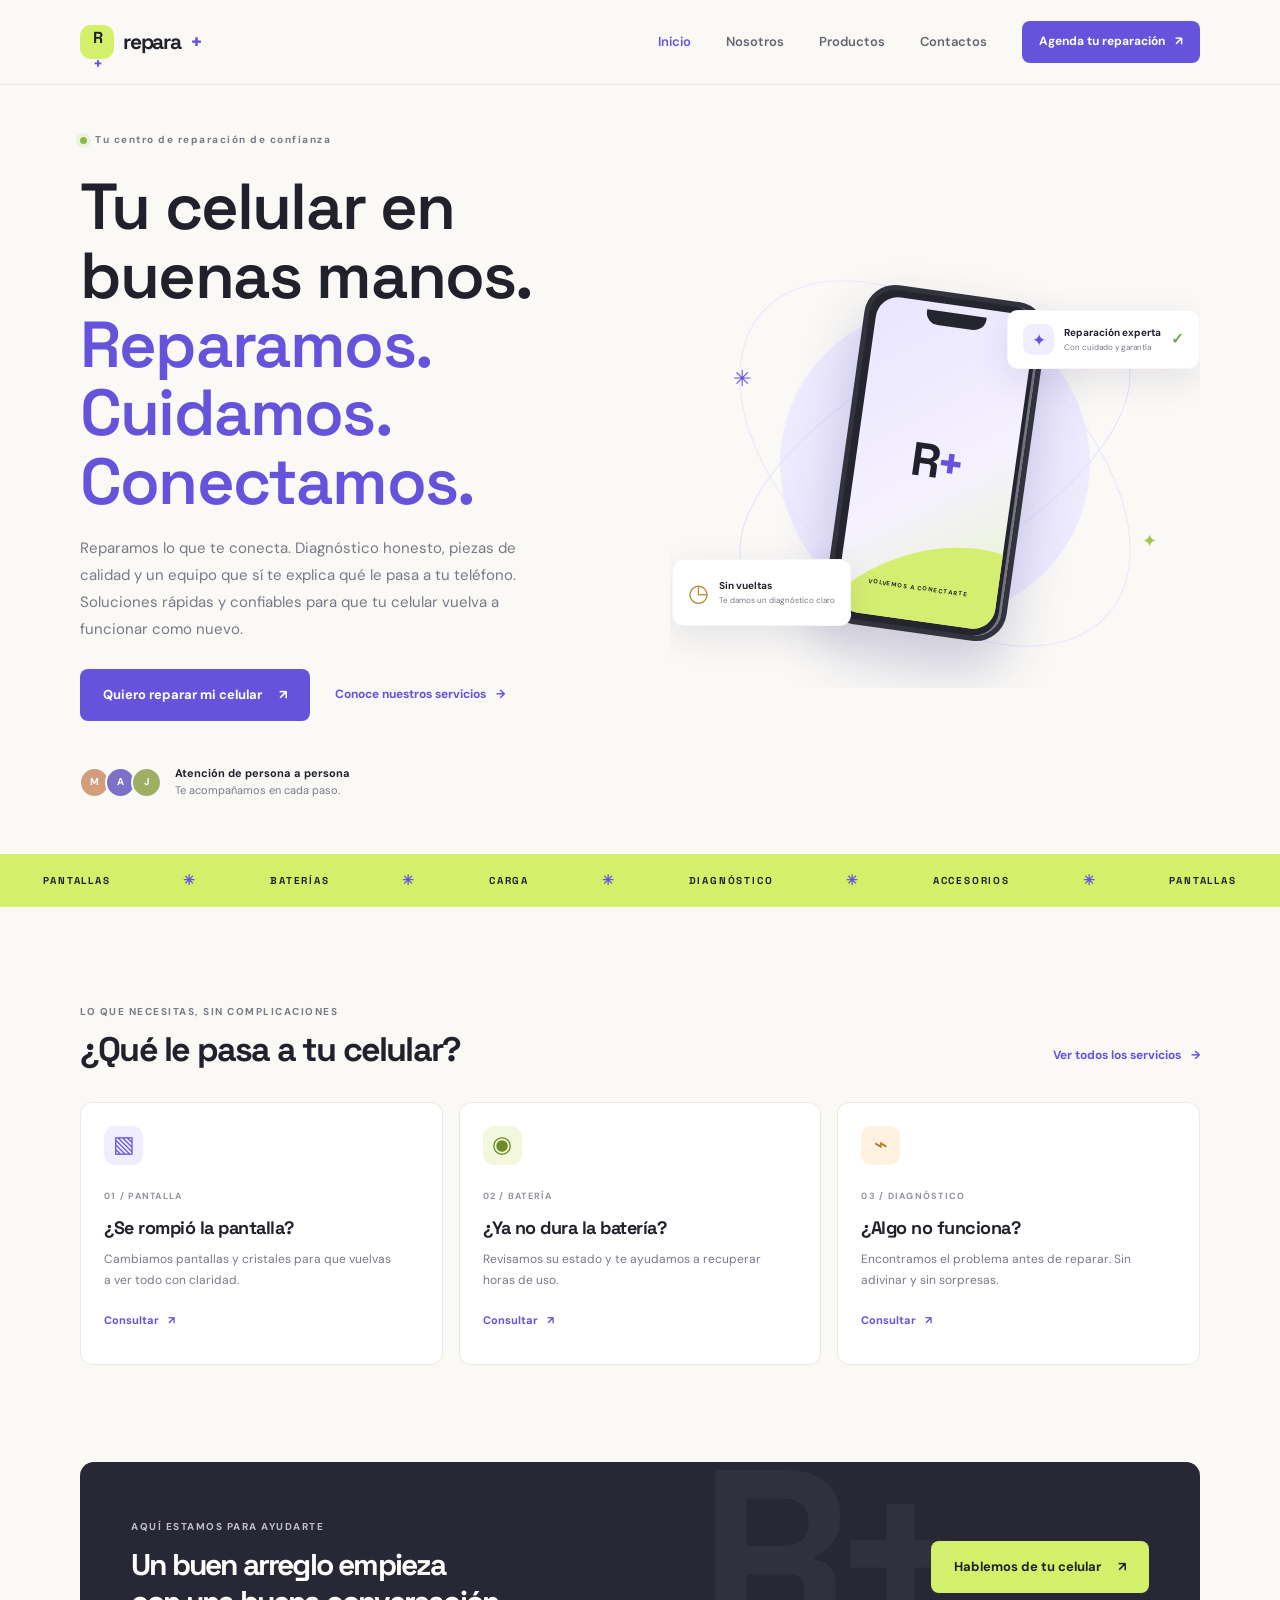
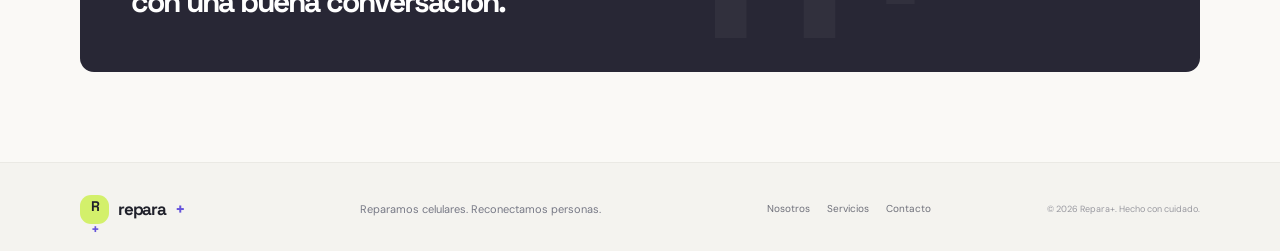
<file: index.html>
<!doctype html>
<html lang="es">
<head>
  <meta charset="utf-8">
  <meta name="viewport" content="width=device-width, initial-scale=1">
  <meta name="description" content="Repara+ cuida tu celular con diagnósticos claros, reparaciones confiables y atención cercana.">
  <title>Repara+ | Reparación de celulares</title>
  <link rel="stylesheet" href="styles.css">
  <script src="script.js" defer></script>
</head>
<body>
  <header class="site-header"><nav class="nav container" aria-label="Navegación principal">
    <a class="brand" href="index.html" aria-label="Repara+, inicio"><span class="brand-mark">R<span>+</span></span> repara<span>+</span></a>
    <button class="menu-toggle" type="button" aria-expanded="false" aria-controls="site-menu" aria-label="Abrir menú"><span></span><span></span><span></span></button>
    <div class="nav-links" id="site-menu"><a class="active" href="index.html" aria-current="page">Inicio</a><a href="nosotros.html">Nosotros</a><a href="productos.html">Productos</a><a href="contactos.html">Contactos</a><a class="button button-small" href="contactos.html">Agenda tu reparación <span aria-hidden="true">↗</span></a></div>
  </nav></header>
  <main>
    <section class="hero container">
      <div class="hero-copy"><span class="eyebrow"><span class="status-dot"></span> Tu centro de reparación de confianza</span>
        <h1>Tu celular en buenas manos.<br><span>Reparamos. Cuidamos. Conectamos.</span></h1>
        <p class="hero-intro">Reparamos lo que te conecta. Diagnóstico honesto, piezas de calidad y un equipo que sí te explica qué le pasa a tu teléfono. Soluciones rápidas y confiables para que tu celular vuelva a funcionar como nuevo.</p>
        <div class="hero-actions"><a class="button" href="contactos.html">Quiero reparar mi celular <span aria-hidden="true">↗</span></a><a class="text-link" href="productos.html">Conoce nuestros servicios <span aria-hidden="true">→</span></a></div>
        <div class="trust-row"><div class="avatar-stack" aria-hidden="true"><span>M</span><span>A</span><span>J</span></div><p><strong>Atención de persona a persona</strong><br><span>Te acompañamos en cada paso.</span></p></div>
      </div>
      <div class="hero-visual" aria-label="Ilustración de un teléfono en reparación"><div class="visual-glow"></div><div class="orbit orbit-one"></div><div class="orbit orbit-two"></div><div class="phone"><div class="phone-screen"><div class="phone-notch"></div><div class="screen-logo">R<span>+</span></div><div class="screen-wave"></div><span class="screen-caption">VOLVEMOS A CONECTARTE</span></div></div><div class="float-card repair-card"><span class="float-icon">✦</span><span><strong>Reparación experta</strong><small>Con cuidado y garantía</small></span><span class="check">✓</span></div><div class="float-card time-card"><span class="time-icon">◷</span><span><strong>Sin vueltas</strong><small>Te damos un diagnóstico claro</small></span></div><span class="sparkle sparkle-one">✳</span><span class="sparkle sparkle-two">✦</span></div>
    </section>
    <section class="ticker" aria-label="Servicios"><div class="ticker-track"><span>PANTALLAS</span><i>✳</i><span>BATERÍAS</span><i>✳</i><span>CARGA</span><i>✳</i><span>DIAGNÓSTICO</span><i>✳</i><span>ACCESORIOS</span><i>✳</i><span>PANTALLAS</span></div></section>
    <section class="section container"><div class="section-heading"><div><span class="eyebrow">LO QUE NECESITAS, SIN COMPLICACIONES</span><h2>¿Qué le pasa a tu celular?</h2></div><a class="text-link" href="productos.html">Ver todos los servicios <span aria-hidden="true">→</span></a></div>
      <div class="service-grid">
        <article class="service-card"><span class="service-icon icon-violet">▧</span><span class="card-number">01 / PANTALLA</span><h3>¿Se rompió la pantalla?</h3><p>Cambiamos pantallas y cristales para que vuelvas a ver todo con claridad.</p><a href="contactos.html">Consultar <span aria-hidden="true">↗</span></a></article>
        <article class="service-card"><span class="service-icon icon-lime">◉</span><span class="card-number">02 / BATERÍA</span><h3>¿Ya no dura la batería?</h3><p>Revisamos su estado y te ayudamos a recuperar horas de uso.</p><a href="contactos.html">Consultar <span aria-hidden="true">↗</span></a></article>
        <article class="service-card"><span class="service-icon icon-orange">⌁</span><span class="card-number">03 / DIAGNÓSTICO</span><h3>¿Algo no funciona?</h3><p>Encontramos el problema antes de reparar. Sin adivinar y sin sorpresas.</p><a href="contactos.html">Consultar <span aria-hidden="true">↗</span></a></article>
      </div>
    </section>
    <section class="home-cta container"><div><span class="eyebrow">AQUÍ ESTAMOS PARA AYUDARTE</span><h2>Un buen arreglo empieza<br>con una buena conversación.</h2></div><a class="button button-light" href="contactos.html">Hablemos de tu celular <span aria-hidden="true">↗</span></a><span class="cta-decoration" aria-hidden="true">R+</span></section>
  </main>
  <footer class="site-footer"><div class="container footer-inner"><a class="brand brand-footer" href="index.html"><span class="brand-mark">R<span>+</span></span> repara<span>+</span></a><p>Reparamos celulares. Reconectamos personas.</p><div class="footer-links"><a href="nosotros.html">Nosotros</a><a href="productos.html">Servicios</a><a href="contactos.html">Contacto</a></div><small>© 2026 Repara+. Hecho con cuidado.</small></div></footer>
</body>
</html>
</file>
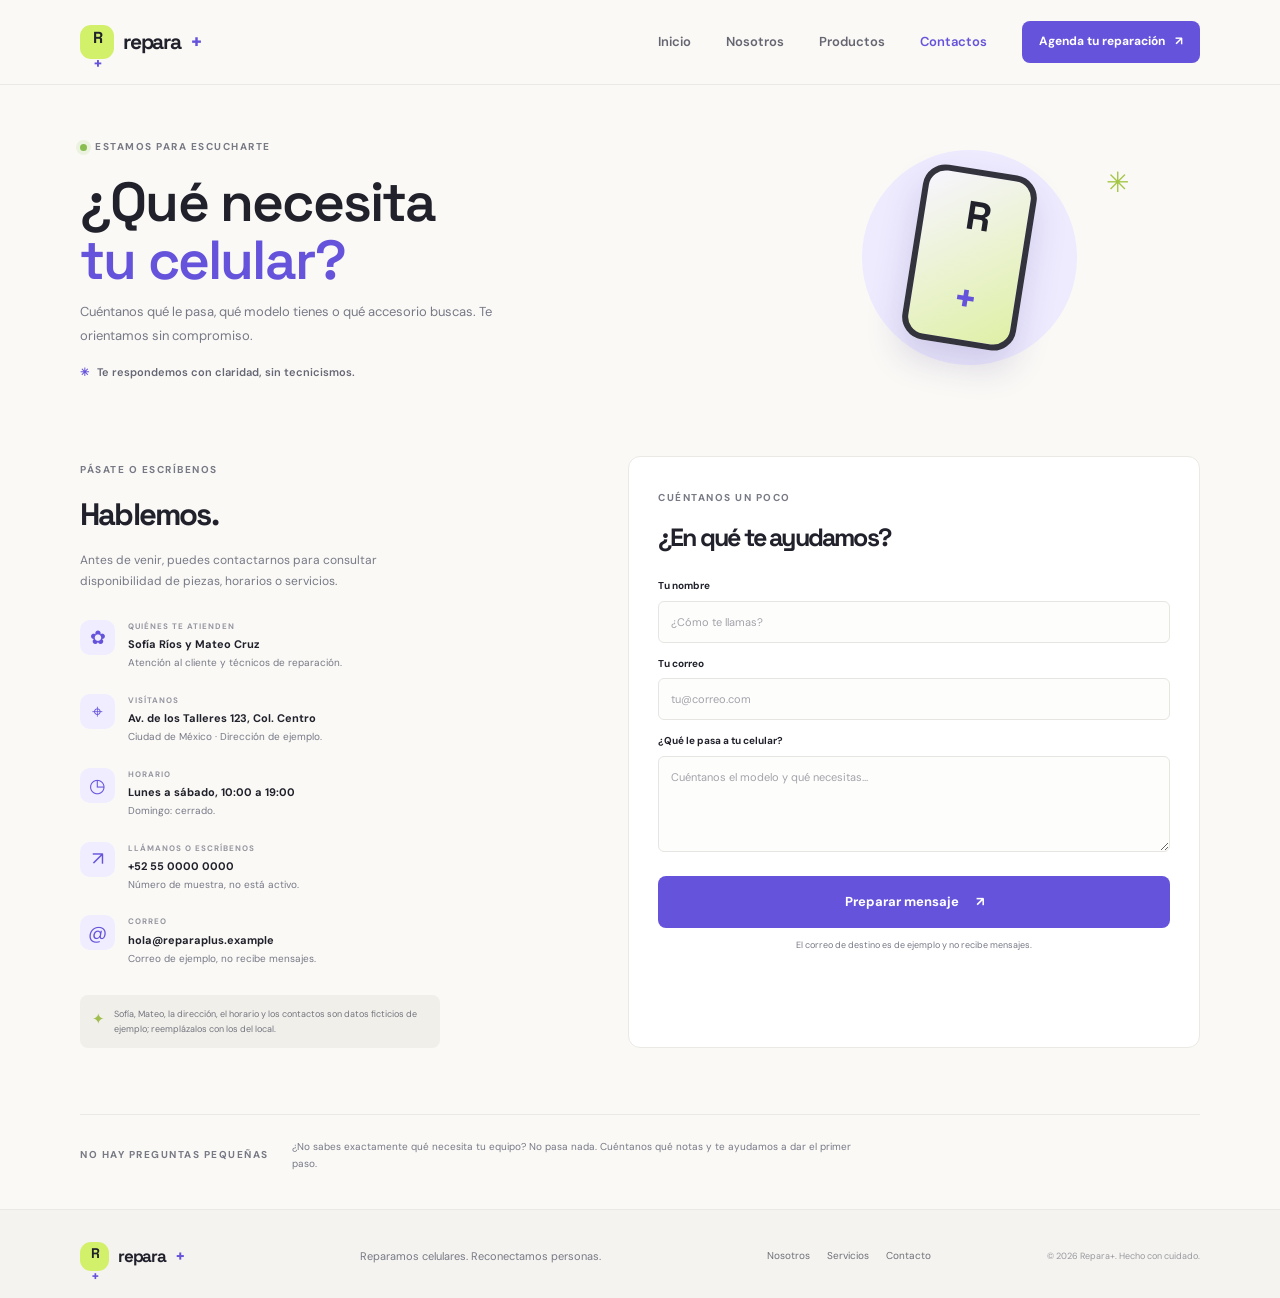
<file: contactos.html>
<!doctype html>
<html lang="es">
<head>
  <meta charset="utf-8">
  <meta name="viewport" content="width=device-width, initial-scale=1">
  <meta name="description" content="Contacta a Repara+ para cotizar una reparación o consultar por accesorios para tu celular.">
  <title>Contactos | Repara+</title>
  <link rel="stylesheet" href="styles.css"><script src="script.js" defer></script>
</head>
<body>
  <header class="site-header"><nav class="nav container" aria-label="Navegación principal">
    <a class="brand" href="index.html" aria-label="Repara+, inicio"><span class="brand-mark">R<span>+</span></span> repara<span>+</span></a><button class="menu-toggle" type="button" aria-expanded="false" aria-controls="site-menu" aria-label="Abrir menú"><span></span><span></span><span></span></button>
    <div class="nav-links" id="site-menu"><a href="index.html">Inicio</a><a href="nosotros.html">Nosotros</a><a href="productos.html">Productos</a><a class="active" href="contactos.html" aria-current="page">Contactos</a><a class="button button-small" href="#contact-form">Agenda tu reparación <span aria-hidden="true">↗</span></a></div>
  </nav></header>
  <main>
    <section class="contact-hero container"><div><span class="eyebrow"><span class="status-dot"></span> ESTAMOS PARA ESCUCHARTE</span><h1>¿Qué necesita<br><span>tu celular?</span></h1><p>Cuéntanos qué le pasa, qué modelo tienes o qué accesorio buscas. Te orientamos sin compromiso.</p><div class="contact-promise"><span>✳</span> Te respondemos con claridad, sin tecnicismos.</div></div><div class="contact-doodle" aria-hidden="true"><div class="doodle-circle"></div><span class="doodle-phone">R<span>+</span></span><span class="doodle-star">✳</span></div></section>
    <section class="container contact-layout">
      <div class="contact-details"><span class="eyebrow">PÁSATE O ESCRÍBENOS</span><h2>Hablemos.</h2><p>Antes de venir, puedes contactarnos para consultar disponibilidad de piezas, horarios o servicios.</p>
        <div class="detail-item"><span class="detail-icon">✿</span><div><small>QUIÉNES TE ATIENDEN</small><strong>Sofía Ríos y Mateo Cruz</strong><span>Atención al cliente y técnicos de reparación.</span></div></div>
        <div class="detail-item"><span class="detail-icon">⌖</span><div><small>VISÍTANOS</small><strong>Av. de los Talleres 123, Col. Centro</strong><span>Ciudad de México · Dirección de ejemplo.</span></div></div>
        <div class="detail-item"><span class="detail-icon">◷</span><div><small>HORARIO</small><strong>Lunes a sábado, 10:00 a 19:00</strong><span>Domingo: cerrado.</span></div></div>
        <div class="detail-item"><span class="detail-icon">↗</span><div><small>LLÁMANOS O ESCRÍBENOS</small><strong>+52 55 0000 0000</strong><span>Número de muestra, no está activo.</span></div></div>
        <div class="detail-item"><span class="detail-icon">@</span><div><small>CORREO</small><strong><a href="mailto:hola@reparaplus.example">hola@reparaplus.example</a></strong><span>Correo de ejemplo, no recibe mensajes.</span></div></div>
        <div class="contact-reminder"><span>✦</span><p>Sofía, Mateo, la dirección, el horario y los contactos son datos ficticios de ejemplo; reemplázalos con los del local.</p></div>
      </div>
      <form class="contact-form" id="contact-form"><span class="eyebrow">CUÉNTANOS UN POCO</span><h2>¿En qué te ayudamos?</h2><label for="name">Tu nombre</label><input id="name" name="name" type="text" placeholder="¿Cómo te llamas?" autocomplete="name" required><label for="email">Tu correo</label><input id="email" name="email" type="email" placeholder="tu@correo.com" autocomplete="email" required><label for="message">¿Qué le pasa a tu celular?</label><textarea id="message" name="message" rows="4" placeholder="Cuéntanos el modelo y qué necesitas..." required></textarea><button class="button form-submit" type="submit">Preparar mensaje <span aria-hidden="true">↗</span></button><p class="form-note" id="form-note" aria-live="polite">El correo de destino es de ejemplo y no recibe mensajes.</p></form>
    </section>
    <section class="container contact-bottom"><span class="eyebrow">NO HAY PREGUNTAS PEQUEÑAS</span><p>¿No sabes exactamente qué necesita tu equipo? No pasa nada. Cuéntanos qué notas y te ayudamos a dar el primer paso.</p></section>
  </main>
  <footer class="site-footer"><div class="container footer-inner"><a class="brand brand-footer" href="index.html"><span class="brand-mark">R<span>+</span></span> repara<span>+</span></a><p>Reparamos celulares. Reconectamos personas.</p><div class="footer-links"><a href="nosotros.html">Nosotros</a><a href="productos.html">Servicios</a><a href="contactos.html">Contacto</a></div><small>© 2026 Repara+. Hecho con cuidado.</small></div></footer>
</body>
</html>
</file>
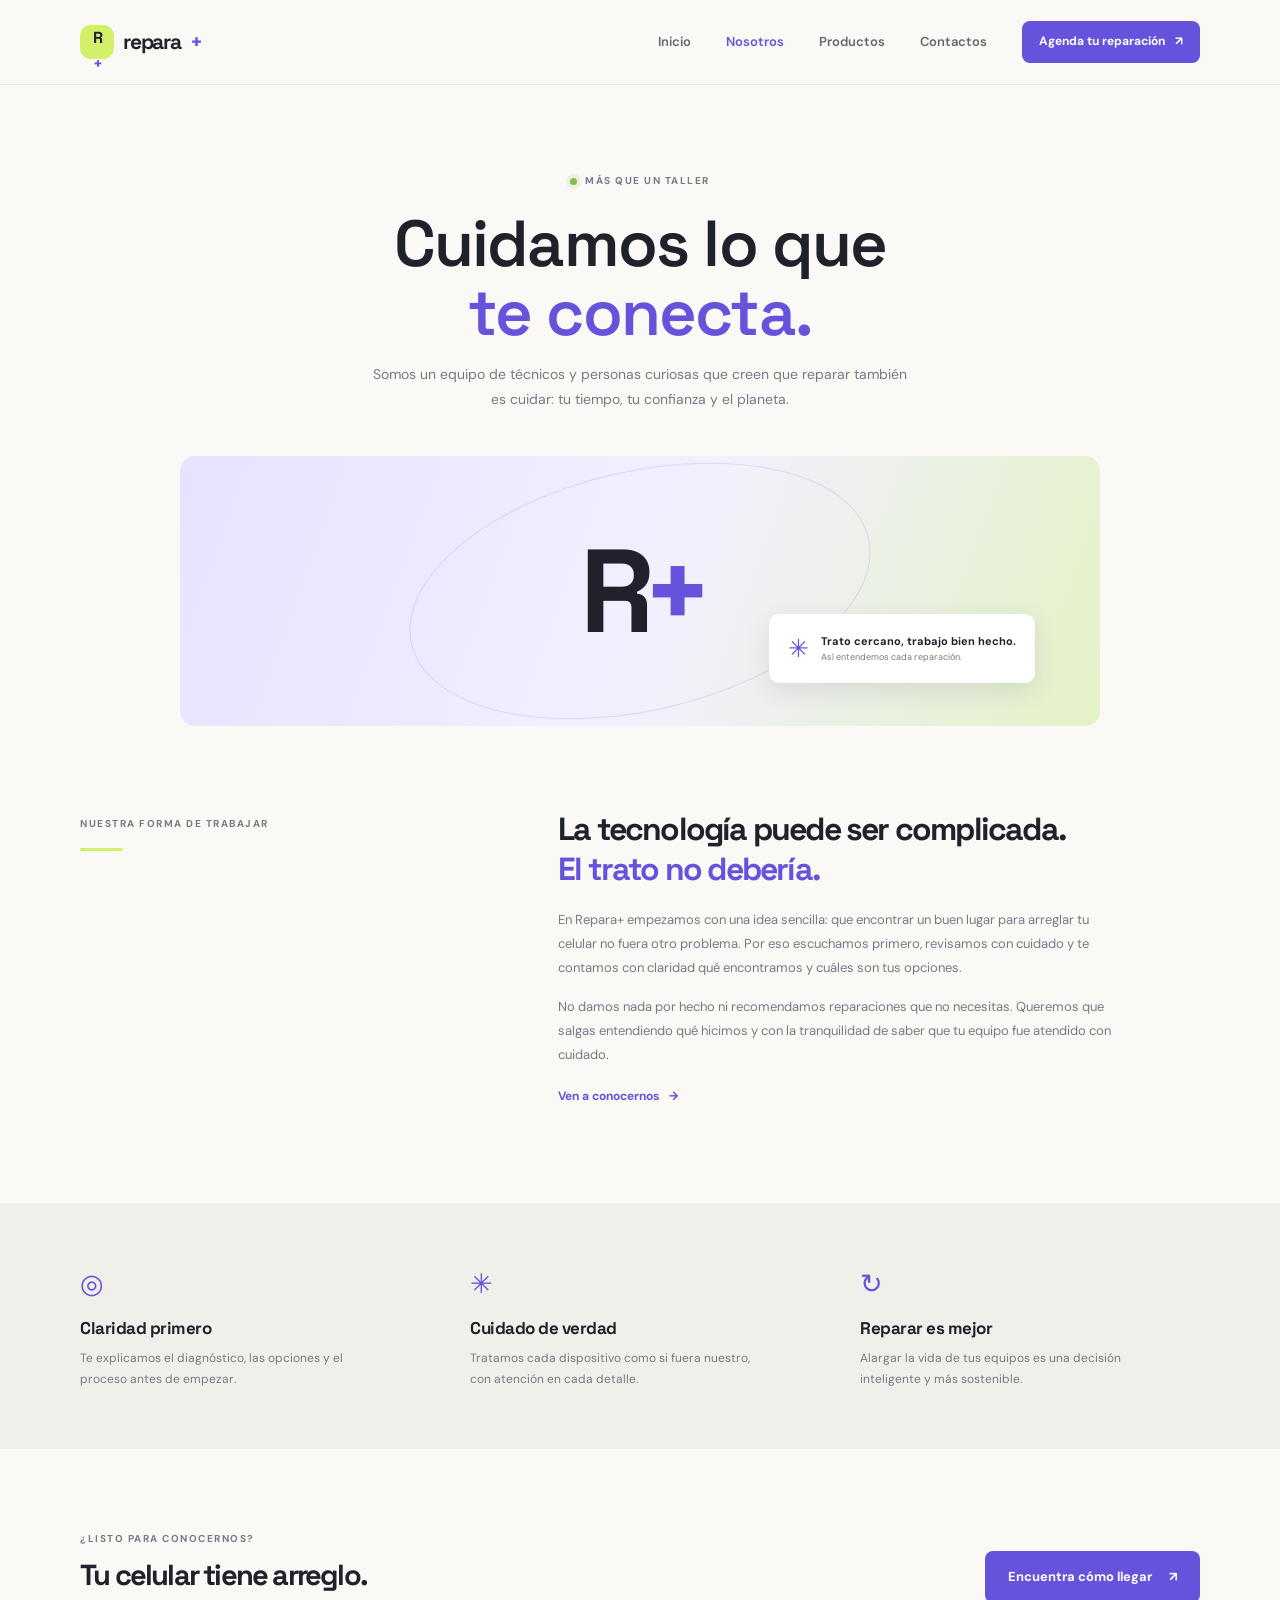
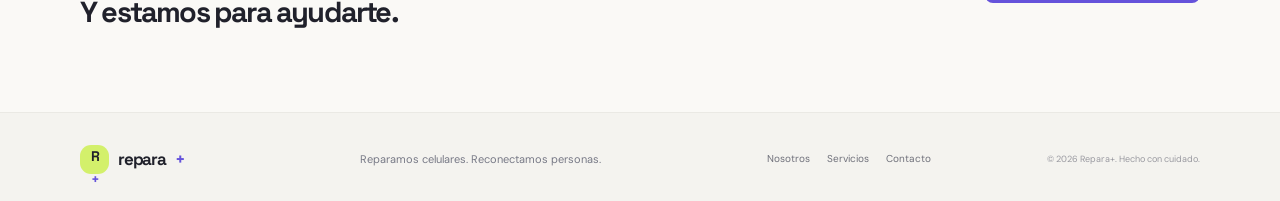
<file: nosotros.html>
<!doctype html>
<html lang="es">
<head>
  <meta charset="utf-8">
  <meta name="viewport" content="width=device-width, initial-scale=1">
  <meta name="description" content="Conoce al equipo de Repara+, un taller de reparación de celulares cercano y transparente.">
  <title>Nosotros | Repara+</title>
  <link rel="stylesheet" href="styles.css"><script src="script.js" defer></script>
</head>
<body>
  <header class="site-header"><nav class="nav container" aria-label="Navegación principal">
    <a class="brand" href="index.html" aria-label="Repara+, inicio"><span class="brand-mark">R<span>+</span></span> repara<span>+</span></a><button class="menu-toggle" type="button" aria-expanded="false" aria-controls="site-menu" aria-label="Abrir menú"><span></span><span></span><span></span></button>
    <div class="nav-links" id="site-menu"><a href="index.html">Inicio</a><a class="active" href="nosotros.html" aria-current="page">Nosotros</a><a href="productos.html">Productos</a><a href="contactos.html">Contactos</a><a class="button button-small" href="contactos.html">Agenda tu reparación <span aria-hidden="true">↗</span></a></div>
  </nav></header>
  <main>
    <section class="page-hero container"><span class="eyebrow"><span class="status-dot"></span> MÁS QUE UN TALLER</span><h1>Cuidamos lo que<br><span>te conecta.</span></h1><p>Somos un equipo de técnicos y personas curiosas que creen que reparar también es cuidar: tu tiempo, tu confianza y el planeta.</p><div class="about-visual"><div class="about-orbit"></div><div class="about-symbol">R<span>+</span></div><div class="about-note"><span class="note-star">✳</span><span><strong>Trato cercano, trabajo bien hecho.</strong><small>Así entendemos cada reparación.</small></span></div></div></section>
    <section class="section container story-section"><div class="story-label"><span class="eyebrow">NUESTRA FORMA DE TRABAJAR</span><span class="story-line"></span></div><div class="story-content"><h2>La tecnología puede ser complicada.<br><span>El trato no debería.</span></h2><p>En Repara+ empezamos con una idea sencilla: que encontrar un buen lugar para arreglar tu celular no fuera otro problema. Por eso escuchamos primero, revisamos con cuidado y te contamos con claridad qué encontramos y cuáles son tus opciones.</p><p>No damos nada por hecho ni recomendamos reparaciones que no necesitas. Queremos que salgas entendiendo qué hicimos y con la tranquilidad de saber que tu equipo fue atendido con cuidado.</p><a class="text-link" href="contactos.html">Ven a conocernos <span aria-hidden="true">→</span></a></div></section>
    <section class="values-band"><div class="container values-grid"><div><span class="value-icon">◎</span><h3>Claridad primero</h3><p>Te explicamos el diagnóstico, las opciones y el proceso antes de empezar.</p></div><div><span class="value-icon">✳</span><h3>Cuidado de verdad</h3><p>Tratamos cada dispositivo como si fuera nuestro, con atención en cada detalle.</p></div><div><span class="value-icon">↻</span><h3>Reparar es mejor</h3><p>Alargar la vida de tus equipos es una decisión inteligente y más sostenible.</p></div></div></section>
    <section class="container about-cta"><div><span class="eyebrow">¿LISTO PARA CONOCERNOS?</span><h2>Tu celular tiene arreglo.<br>Y estamos para ayudarte.</h2></div><a class="button" href="contactos.html">Encuentra cómo llegar <span aria-hidden="true">↗</span></a></section>
  </main>
  <footer class="site-footer"><div class="container footer-inner"><a class="brand brand-footer" href="index.html"><span class="brand-mark">R<span>+</span></span> repara<span>+</span></a><p>Reparamos celulares. Reconectamos personas.</p><div class="footer-links"><a href="nosotros.html">Nosotros</a><a href="productos.html">Servicios</a><a href="contactos.html">Contacto</a></div><small>© 2026 Repara+. Hecho con cuidado.</small></div></footer>
</body>
</html>
</file>
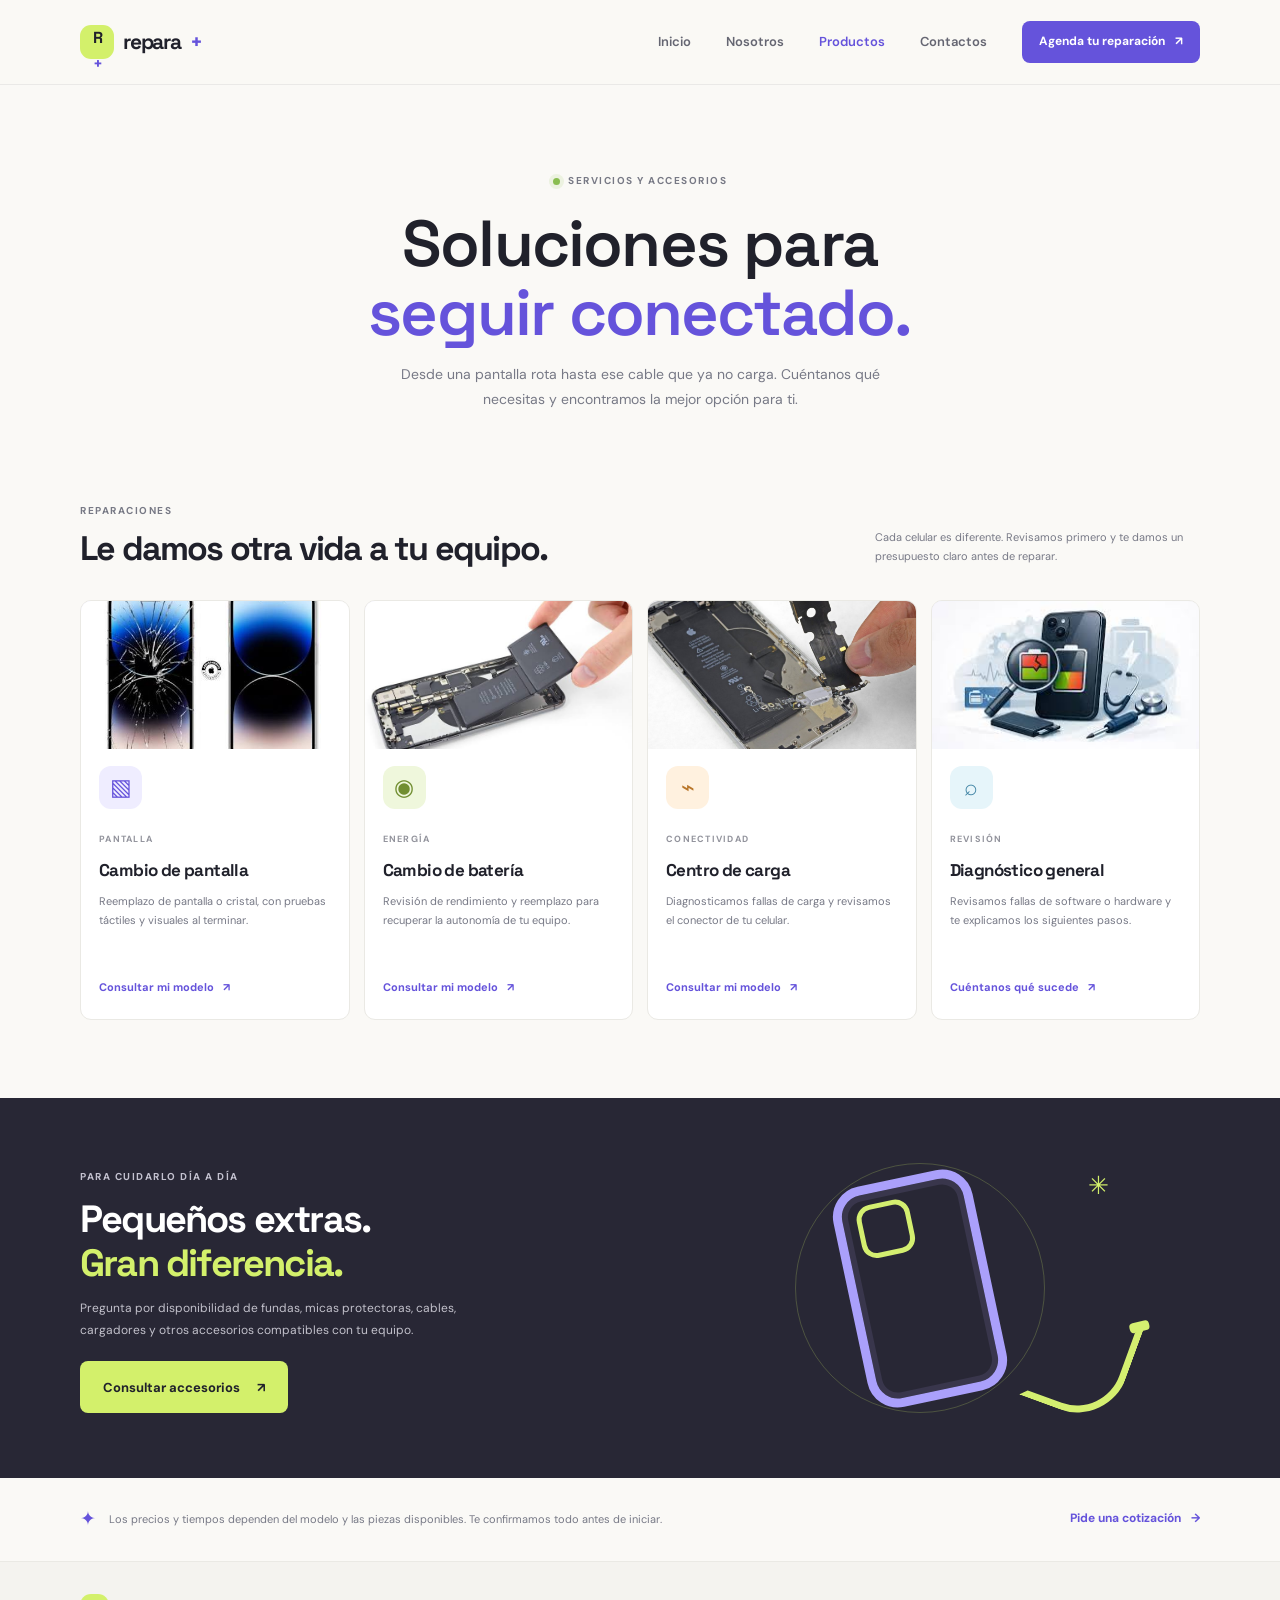
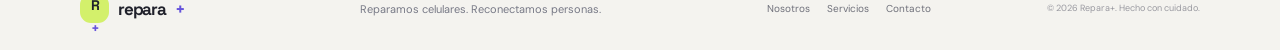
<file: productos.html>
<!doctype html>
<html lang="es">
<head>
  <meta charset="utf-8">
  <meta name="viewport" content="width=device-width, initial-scale=1">
  <meta name="description" content="Explora los servicios de reparación y accesorios para celulares de Repara+.">
  <title>Servicios y productos | Repara+</title>
  <link rel="stylesheet" href="styles.css"><script src="script.js" defer></script>
</head>
<body>
  <header class="site-header"><nav class="nav container" aria-label="Navegación principal">
    <a class="brand" href="index.html" aria-label="Repara+, inicio"><span class="brand-mark">R<span>+</span></span> repara<span>+</span></a><button class="menu-toggle" type="button" aria-expanded="false" aria-controls="site-menu" aria-label="Abrir menú"><span></span><span></span><span></span></button>
    <div class="nav-links" id="site-menu"><a href="index.html">Inicio</a><a href="nosotros.html">Nosotros</a><a class="active" href="productos.html" aria-current="page">Productos</a><a href="contactos.html">Contactos</a><a class="button button-small" href="contactos.html">Agenda tu reparación <span aria-hidden="true">↗</span></a></div>
  </nav></header>
  <main>
    <section class="page-hero products-hero container"><span class="eyebrow"><span class="status-dot"></span> SERVICIOS Y ACCESORIOS</span><h1>Soluciones para<br><span>seguir conectado.</span></h1><p>Desde una pantalla rota hasta ese cable que ya no carga. Cuéntanos qué necesitas y encontramos la mejor opción para ti.</p></section>
    <section class="section container product-section"><div class="section-heading"><div><span class="eyebrow">REPARACIONES</span><h2>Le damos otra vida a tu equipo.</h2></div><p class="heading-note">Cada celular es diferente. Revisamos primero y te damos un presupuesto claro antes de reparar.</p></div>
      <div class="product-grid">
        <article class="product-card"><div class="product-photo"><img src="imagenes/Pantalla.jpg" alt="Reparación de pantalla de celular"><span>Coloca aquí tu imagen<br><small>imagenes/Pantalla.jpg</small></span></div><span class="product-icon product-purple">▧</span><span class="product-tag">PANTALLA</span><h3>Cambio de pantalla</h3><p>Reemplazo de pantalla o cristal, con pruebas táctiles y visuales al terminar.</p><a href="contactos.html">Consultar mi modelo <span aria-hidden="true">↗</span></a></article>
        <article class="product-card"><div class="product-photo"><img src="imagenes/Bateria.jpg" alt="Batería para celular"><span>Coloca aquí tu imagen<br><small>imagenes/Bateria.jpg</small></span></div><span class="product-icon product-green">◉</span><span class="product-tag">ENERGÍA</span><h3>Cambio de batería</h3><p>Revisión de rendimiento y reemplazo para recuperar la autonomía de tu equipo.</p><a href="contactos.html">Consultar mi modelo <span aria-hidden="true">↗</span></a></article>
        <article class="product-card"><div class="product-photo"><img src="imagenes/CentroCarga.jpg" alt="Centro de carga de celular"><span>Coloca aquí tu imagen<br><small>imagenes/CentroCarga.jpg</small></span></div><span class="product-icon product-orange">⌁</span><span class="product-tag">CONECTIVIDAD</span><h3>Centro de carga</h3><p>Diagnosticamos fallas de carga y revisamos el conector de tu celular.</p><a href="contactos.html">Consultar mi modelo <span aria-hidden="true">↗</span></a></article>
        <article class="product-card"><div class="product-photo"><img src="imagenes/Diagnostico.jpg" alt="Herramientas para diagnóstico de celulares"><span>Coloca aquí tu imagen<br><small>imagenes/Diagnostico.jpg</small></span></div><span class="product-icon product-blue">⌕</span><span class="product-tag">REVISIÓN</span><h3>Diagnóstico general</h3><p>Revisamos fallas de software o hardware y te explicamos los siguientes pasos.</p><a href="contactos.html">Cuéntanos qué sucede <span aria-hidden="true">↗</span></a></article>
      </div>
    </section>
    <section class="accessory-band"><div class="container accessory-content"><div><span class="eyebrow">PARA CUIDARLO DÍA A DÍA</span><h2>Pequeños extras.<br><span>Gran diferencia.</span></h2><p>Pregunta por disponibilidad de fundas, micas protectoras, cables, cargadores y otros accesorios compatibles con tu equipo.</p><a class="button button-light" href="contactos.html">Consultar accesorios <span aria-hidden="true">↗</span></a></div><div class="accessory-art" aria-hidden="true"><div class="accessory-ring"></div><div class="case-shape"></div><div class="cable-shape"></div><span class="accessory-spark">✳</span></div></div></section>
    <section class="container product-footnote"><span>✦</span><p>Los precios y tiempos dependen del modelo y las piezas disponibles. Te confirmamos todo antes de iniciar.</p><a class="text-link" href="contactos.html">Pide una cotización <span aria-hidden="true">→</span></a></section>
  </main>
  <footer class="site-footer"><div class="container footer-inner"><a class="brand brand-footer" href="index.html"><span class="brand-mark">R<span>+</span></span> repara<span>+</span></a><p>Reparamos celulares. Reconectamos personas.</p><div class="footer-links"><a href="nosotros.html">Nosotros</a><a href="productos.html">Servicios</a><a href="contactos.html">Contacto</a></div><small>© 2026 Repara+. Hecho con cuidado.</small></div></footer>
</body>
</html>
</file>
<file: styles.css>
@import url('https://fonts.googleapis.com/css2?family=DM+Sans:wght@400;500;600;700&family=Space+Grotesk:wght@400;500;600;700&display=swap');
:root{--ink:#20212b;--muted:#777986;--paper:#faf9f6;--white:#fff;--purple:#6553db;--purple-dark:#5140c2;--lime:#d3f06b;--line:#eae9e4;--body:'DM Sans',sans-serif;--display:'Space Grotesk',sans-serif}
*{box-sizing:border-box}html{scroll-behavior:smooth}body{margin:0;color:var(--ink);background:var(--paper);font-family:var(--body);font-size:15px;line-height:1.65}a{color:inherit;text-decoration:none}button,input,textarea{font:inherit}.container{width:min(1120px,calc(100% - 48px));margin:0 auto}
.site-header{position:relative;z-index:5;border-bottom:1px solid rgba(32,33,43,.07);background:rgba(250,249,246,.95)}.nav{min-height:84px;display:flex;align-items:center;justify-content:space-between}.brand{display:inline-flex;align-items:center;gap:9px;font-family:var(--display);font-size:21px;font-weight:700;letter-spacing:-1.2px}.brand>span:last-child,.brand-mark span,.screen-logo span,.about-symbol span,.doodle-phone span{color:var(--purple)}.brand-mark{display:grid;place-items:center;width:34px;height:34px;border-radius:11px;background:var(--lime);font-size:16px;letter-spacing:-1px}.nav-links{display:flex;align-items:center;gap:35px}.nav-links>a:not(.button){color:#656672;font-size:13px;font-weight:600;transition:color .2s}.nav-links>a:not(.button):hover,.nav-links>a.active{color:var(--purple)}
.button{display:inline-flex;align-items:center;justify-content:center;gap:17px;min-height:52px;padding:0 23px;border:0;border-radius:8px;color:var(--white);background:var(--purple);font-size:13px;font-weight:700;transition:background .2s,transform .2s;cursor:pointer}.button:hover{background:var(--purple-dark);transform:translateY(-2px)}.button-small{min-height:42px;padding:0 17px;gap:10px;font-size:12px}.button-light{color:var(--ink);background:var(--lime)}.button-light:hover{color:var(--ink);background:#c5e45b}.menu-toggle{display:none}
.hero{min-height:594px;display:grid;grid-template-columns:1.03fr .97fr;align-items:center;gap:28px;padding-top:42px;padding-bottom:55px}.eyebrow{display:inline-flex;align-items:center;gap:8px;color:#777985;font-size:10px;font-weight:700;letter-spacing:1.5px}.status-dot{display:inline-block;width:7px;height:7px;border-radius:50%;background:#89bd50;box-shadow:0 0 0 4px rgba(137,189,80,.13)}h1,h2,h3,p{margin-top:0}h1,h2,h3{font-family:var(--display);letter-spacing:-1.8px}.hero h1,.page-hero h1,.contact-hero h1{margin:21px 0 18px;font-size:clamp(43px,5.3vw,65px);line-height:1.06;font-weight:600}.hero h1 span,.page-hero h1 span,.contact-hero h1 span{color:var(--purple)}.hero-intro{max-width:450px;margin-bottom:26px;color:var(--muted);font-size:15px;line-height:1.8}.hero-actions{display:flex;align-items:center;gap:25px;flex-wrap:wrap}.text-link{display:inline-flex;align-items:center;gap:10px;color:var(--purple);font-size:12px;font-weight:700}.text-link span,.service-card a span,.product-card a span{transition:transform .2s}.text-link:hover span,.service-card a:hover span,.product-card a:hover span{transform:translateX(4px)}.trust-row{display:flex;align-items:center;gap:13px;margin-top:44px}.avatar-stack{display:flex;padding-left:4px}.avatar-stack span{display:grid;place-items:center;width:31px;height:31px;margin-left:-5px;border:2px solid var(--paper);border-radius:50%;color:#fff;background:#d39d7b;font-size:10px;font-weight:700}.avatar-stack span:nth-child(2){background:#7d70c9}.avatar-stack span:nth-child(3){background:#9eaf63}.trust-row p{margin:0;font-size:11px;line-height:1.55}.trust-row p span{color:var(--muted)}
.hero-visual{position:relative;min-height:450px;display:grid;place-items:center;overflow:hidden}.visual-glow{position:absolute;width:310px;height:310px;border-radius:50%;background:#eeebff}.orbit{position:absolute;border:1px solid #e2defd;border-radius:50%;transform:rotate(-31deg)}.orbit-one{width:440px;height:200px}.orbit-two{width:460px;height:275px;transform:rotate(41deg);border-color:#e9e5ff}.phone{position:relative;z-index:1;width:183px;height:342px;padding:7px;border:5px solid #33333d;border-radius:31px;background:#25252f;box-shadow:0 29px 55px rgba(54,44,126,.24),inset -3px 0 0 #747480;transform:rotate(8deg)}.phone-screen{position:relative;display:flex;align-items:center;justify-content:center;width:100%;height:100%;overflow:hidden;border-radius:22px;background:linear-gradient(145deg,#e9e5ff,#f5f1ff 56%,#e8f5c7)}.phone-notch{position:absolute;top:8px;width:60px;height:14px;border-radius:0 0 12px 12px;background:#25252f}.screen-logo{position:relative;z-index:1;font-family:var(--display);font-size:47px;font-weight:700;letter-spacing:-5px}.screen-wave{position:absolute;width:250px;height:160px;bottom:-90px;left:-30px;border-radius:50%;background:#d4ef70;transform:rotate(-25deg)}.screen-caption{position:absolute;bottom:27px;font-size:6px;font-weight:700;letter-spacing:1px}.float-card{position:absolute;z-index:2;display:flex;align-items:center;gap:10px;padding:13px 15px;border:1px solid rgba(35,34,50,.04);border-radius:11px;background:#fff;box-shadow:0 11px 35px rgba(43,39,89,.11)}.float-card strong,.float-card small{display:block;white-space:nowrap}.float-card strong{font-size:10px}.float-card small{color:var(--muted);font-size:8px}.repair-card{top:72px;right:0}.time-card{bottom:62px;left:2px}.float-icon{display:grid;place-items:center;width:31px;height:31px;border-radius:9px;color:var(--purple);background:#efedff;font-size:17px}.check{color:#69a94b;font-weight:700}.time-icon{color:#b88c34;font-size:24px}.sparkle{position:absolute;color:var(--purple)}.sparkle-one{top:123px;left:63px;font-size:22px}.sparkle-two{right:43px;bottom:131px;color:#a2c646;font-size:18px}
.ticker{overflow:hidden;color:var(--ink);background:var(--lime)}.ticker-track{display:flex;justify-content:space-around;align-items:center;gap:34px;min-width:820px;padding:15px 24px;font-family:var(--display);font-size:10px;font-weight:700;letter-spacing:1.8px}.ticker-track i{color:var(--purple);font-size:14px;font-style:normal}.section{padding-top:91px;padding-bottom:97px}.section-heading{display:flex;justify-content:space-between;align-items:end;gap:24px;margin-bottom:31px}.section-heading h2{margin:7px 0 0;font-size:34px;line-height:1.2}.section-heading>.text-link{margin-bottom:5px}.service-grid{display:grid;grid-template-columns:repeat(3,1fr);gap:16px}.service-card{min-height:263px;padding:23px;border:1px solid var(--line);border-radius:12px;background:#fff;transition:transform .2s,box-shadow .2s}.service-card:hover,.product-card:hover{transform:translateY(-4px);box-shadow:0 15px 35px rgba(43,39,89,.08)}.service-icon{display:grid;place-items:center;width:39px;height:39px;margin-bottom:17px;border-radius:11px;font-size:23px}.icon-violet{color:#6553db;background:#efedff}.icon-lime{color:#6d8c28;background:#f1f8dd}.icon-orange{color:#b9762a;background:#fff1df}.card-number,.product-tag{color:#92939c;font-size:9px;font-weight:700;letter-spacing:1.25px}.service-card h3{margin:6px 0 7px;font-size:18px;letter-spacing:-.5px}.service-card p{max-width:290px;margin-bottom:17px;color:var(--muted);font-size:12px;line-height:1.7}.service-card a,.product-card a{display:inline-flex;gap:9px;color:var(--purple);font-size:11px;font-weight:700}
.home-cta{position:relative;display:flex;align-items:center;justify-content:space-between;min-height:210px;margin-bottom:90px;padding:36px 51px;overflow:hidden;border-radius:14px;color:white;background:#282735}.home-cta .eyebrow{color:#c0bfca}.home-cta h2{position:relative;z-index:1;margin:9px 0 0;font-size:30px;line-height:1.22}.cta-decoration{position:absolute;right:250px;bottom:-81px;color:rgba(255,255,255,.045);font-family:var(--display);font-size:240px;font-weight:700;letter-spacing:-25px}.site-footer{padding:32px 0 27px;border-top:1px solid var(--line);background:#f4f3ef}.footer-inner{display:grid;grid-template-columns:1fr 1.5fr 1fr auto;align-items:center;gap:24px}.brand-footer{font-size:17px}.brand-footer .brand-mark{width:29px;height:29px;font-size:14px}.footer-inner>p{margin:0;color:var(--muted);font-size:11px}.footer-links{display:flex;gap:17px}.footer-links a{color:#6f707a;font-size:10px}.footer-links a:hover{color:var(--purple)}.footer-inner>small{color:#9999a0;font-size:9px;white-space:nowrap}
.page-hero{padding-top:83px;text-align:center}.page-hero h1{margin:17px 0 14px}.page-hero>p{max-width:540px;margin:0 auto;color:var(--muted);font-size:14px;line-height:1.8}.about-visual{position:relative;display:grid;place-items:center;max-width:920px;height:270px;margin:44px auto 0;overflow:hidden;border-radius:15px;background:linear-gradient(110deg,#e7e2ff,#f2f0ff 52%,#e4f2c6)}.about-orbit{position:absolute;width:470px;height:240px;border:1px solid rgba(101,83,219,.17);border-radius:50%;transform:rotate(-13deg)}.about-symbol{position:relative;z-index:1;font-family:var(--display);font-size:118px;font-weight:700;letter-spacing:-14px}.about-note{position:absolute;right:65px;bottom:43px;display:flex;align-items:center;gap:12px;padding:14px 19px;border-radius:10px;background:#fff;box-shadow:0 8px 26px rgba(55,46,104,.12);text-align:left}.note-star{color:var(--purple);font-size:25px}.about-note strong,.about-note small{display:block}.about-note strong{font-size:11px}.about-note small{color:var(--muted);font-size:9px}.story-section{display:grid;grid-template-columns:.8fr 1.2fr;gap:50px;padding-top:90px;padding-bottom:95px}.story-label{display:flex;flex-direction:column;gap:16px}.story-line{width:43px;height:3px;border-radius:3px;background:var(--lime)}.story-content h2{margin:-7px 0 19px;font-size:32px;line-height:1.25}.story-content h2 span{color:var(--purple)}.story-content p{max-width:570px;margin-bottom:15px;color:var(--muted);font-size:13px;line-height:1.85}.story-content .text-link{margin-top:5px}.values-band{padding:59px 0;background:#f0efe9}.values-grid{display:grid;grid-template-columns:repeat(3,1fr);gap:50px}.values-grid>div{max-width:290px}.value-icon{color:var(--purple);font-size:27px}.values-grid h3{margin:8px 0 5px;font-size:17px;letter-spacing:-.5px}.values-grid p{margin:0;color:var(--muted);font-size:12px;line-height:1.75}.about-cta{display:flex;justify-content:space-between;align-items:center;padding-top:76px;padding-bottom:82px}.about-cta h2{margin:8px 0 0;font-size:29px;line-height:1.25}
.products-hero{padding-bottom:45px}.product-section{padding-top:40px;padding-bottom:78px}.heading-note{max-width:325px;margin:0 0 4px;color:var(--muted);font-size:11px;line-height:1.7}.product-grid{display:grid;grid-template-columns:repeat(4,1fr);gap:14px}.product-card{min-height:278px;padding:20px 18px;border:1px solid var(--line);border-radius:11px;background:#fff;transition:transform .2s,box-shadow .2s}.product-icon{display:grid;place-items:center;width:43px;height:43px;margin-bottom:16px;border-radius:12px;font-size:23px}.product-purple{color:var(--purple);background:#efedff}.product-green{color:#718e31;background:#eff7dc}.product-orange{color:#b9762a;background:#fff1df}.product-blue{color:#4285a5;background:#e6f5fa}.product-card h3{margin:6px 0 8px;font-size:17px;letter-spacing:-.6px}.product-card p{min-height:66px;margin-bottom:16px;color:var(--muted);font-size:11px;line-height:1.7}.accessory-band{overflow:hidden;color:white;background:#282735}.accessory-content{min-height:380px;display:grid;grid-template-columns:1fr 1fr;align-items:center}.accessory-content .eyebrow{color:#c4c2d0}.accessory-content h2{margin:11px 0 13px;font-size:38px;line-height:1.14}.accessory-content h2 span{color:var(--lime)}.accessory-content p{max-width:430px;margin-bottom:20px;color:#c2c1cb;font-size:12px;line-height:1.8}.accessory-art{position:relative;height:330px;display:grid;place-items:center}.accessory-ring{position:absolute;width:250px;height:250px;border:1px solid rgba(210,239,106,.22);border-radius:50%}.case-shape{position:absolute;width:142px;height:225px;border:9px solid #aaa0fb;border-radius:31px;transform:rotate(-12deg);box-shadow:inset 0 0 0 6px #39364c}.case-shape:after{content:'';position:absolute;top:11px;left:14px;width:44px;height:44px;border:5px solid #d4ef70;border-radius:15px}.cable-shape{position:absolute;right:71px;bottom:39px;width:95px;height:105px;border:7px solid #d4ef70;border-top-color:transparent;border-left-color:transparent;border-radius:0 0 52px 0;transform:rotate(20deg)}.cable-shape:after{content:'';position:absolute;right:-12px;top:-12px;width:20px;height:10px;border-radius:4px;background:#d4ef70;transform:rotate(-34deg)}.accessory-spark{position:absolute;top:42px;right:91px;color:var(--lime);font-size:25px}.product-footnote{display:flex;align-items:center;gap:13px;padding-top:25px;padding-bottom:27px}.product-footnote>span{color:var(--purple);font-size:19px}.product-footnote p{margin:0 auto 0 0;color:var(--muted);font-size:11px}
.contact-hero{min-height:345px;display:grid;grid-template-columns:1fr .7fr;align-items:center}.contact-hero h1{margin:14px 0 11px;font-size:55px}.contact-hero>div:first-child>p{max-width:455px;margin-bottom:16px;color:var(--muted);font-size:13px;line-height:1.8}.contact-promise{color:#666774;font-size:11px;font-weight:600}.contact-promise span{margin-right:5px;color:var(--purple)}.contact-doodle{position:relative;height:260px;display:grid;place-items:center}.doodle-circle{position:absolute;width:215px;height:215px;border-radius:50%;background:#eeebff}.doodle-phone{position:relative;z-index:1;display:grid;place-items:center;width:115px;height:177px;border:6px solid #33333d;border-radius:23px;background:linear-gradient(145deg,#f7f5ff,#dff0a5);box-shadow:0 18px 35px rgba(54,44,126,.17);font-family:var(--display);font-size:40px;font-weight:700;letter-spacing:-5px;transform:rotate(9deg)}.doodle-star{position:absolute;top:32px;right:71px;color:#a4c646;font-size:28px}.contact-layout{display:grid;grid-template-columns:.9fr 1.1fr;gap:80px;padding-top:26px;padding-bottom:66px}.contact-details h2,.contact-form h2{margin:8px 0 10px;font-size:31px}.contact-details>p{max-width:380px;margin-bottom:27px;color:var(--muted);font-size:12px;line-height:1.8}.detail-item{display:flex;gap:13px;align-items:flex-start;margin:22px 0}.detail-icon{display:grid;place-items:center;flex:0 0 35px;width:35px;height:35px;border-radius:10px;color:var(--purple);background:#efedff;font-size:19px}.detail-item small,.detail-item strong,.detail-item div>span{display:block}.detail-item small{color:#9696a0;font-size:8px;font-weight:700;letter-spacing:1px}.detail-item strong{margin:2px 0;font-size:11px}.detail-item div>span{color:var(--muted);font-size:10px}.contact-reminder{display:flex;gap:9px;max-width:360px;margin-top:28px;padding:12px;border-radius:8px;background:#f0efe9}.contact-reminder>span{color:#a0be50}.contact-reminder p{margin:0;color:#747580;font-size:9px;line-height:1.6}.contact-form{padding:27px 29px 23px;border:1px solid var(--line);border-radius:12px;background:#fff}.contact-form h2{margin-bottom:20px;font-size:25px}.contact-form label{display:block;margin:13px 0 6px;font-size:10px;font-weight:700}.contact-form input,.contact-form textarea{width:100%;padding:11px 12px;border:1px solid #e6e5e2;border-radius:6px;outline:none;color:var(--ink);background:#fdfdfc;font-size:11px;resize:vertical}.contact-form input:focus,.contact-form textarea:focus{border-color:var(--purple);box-shadow:0 0 0 3px rgba(101,83,219,.1)}.contact-form input::placeholder,.contact-form textarea::placeholder{color:#a2a2aa}.form-submit{width:100%;margin-top:16px}.form-note{margin:10px 0 0;color:var(--muted);text-align:center;font-size:9px}.contact-bottom{display:flex;align-items:center;gap:23px;padding-top:24px;padding-bottom:37px;border-top:1px solid var(--line)}.contact-bottom .eyebrow{flex:0 0 auto}.contact-bottom p{max-width:570px;margin:0;color:var(--muted);font-size:10px}
@media(max-width:850px){.nav-links{gap:19px}.nav-links>a:not(.button){font-size:12px}.hero{min-height:540px}.hero h1{font-size:51px}.hero-visual{transform:scale(.9)}.footer-inner{grid-template-columns:1fr 1fr}.footer-inner>small{justify-self:end}.product-grid{grid-template-columns:repeat(2,1fr)}.product-card{min-height:250px}.contact-layout{gap:40px}}
@media(max-width:640px){.container{width:min(100% - 36px,460px)}.nav{min-height:70px}.menu-toggle{display:flex;flex-direction:column;gap:5px;width:39px;height:39px;align-items:center;justify-content:center;border:1px solid var(--line);border-radius:8px;background:#fff;cursor:pointer}.menu-toggle span{width:16px;height:2px;border-radius:3px;background:var(--ink)}.nav-links{position:absolute;top:69px;left:0;right:0;display:none;align-items:stretch;gap:0;padding:7px 18px 17px;border-bottom:1px solid var(--line);background:var(--paper);box-shadow:0 15px 20px rgba(30,30,40,.06)}.nav-links.is-open{display:flex;flex-direction:column}.nav-links>a:not(.button){padding:11px 4px}.nav-links .button{margin-top:8px}.hero{display:flex;flex-direction:column;align-items:stretch;gap:0;padding-top:57px;padding-bottom:35px}.hero h1,.page-hero h1,.contact-hero h1{font-size:clamp(42px,11vw,55px)}.hero-intro{font-size:13px}.hero-actions{gap:18px}.hero-actions .button{min-height:48px;padding:0 16px;font-size:11px}.text-link{font-size:11px}.trust-row{margin-top:26px}.hero-visual{min-height:365px;margin-top:3px;transform:scale(.88);transform-origin:center top;margin-bottom:-42px}.ticker-track{justify-content:flex-start;gap:23px;padding:13px 18px;font-size:9px}.section{padding-top:61px;padding-bottom:62px}.section-heading{align-items:flex-start;flex-direction:column;gap:12px;margin-bottom:22px}.section-heading h2{font-size:29px}.service-grid{grid-template-columns:1fr;gap:11px}.service-card{min-height:auto;padding:19px}.service-card p{max-width:none}.home-cta{flex-direction:column;align-items:flex-start;gap:22px;min-height:0;margin-bottom:62px;padding:29px 24px}.home-cta h2{font-size:26px}.cta-decoration{right:0;bottom:-44px;font-size:160px}.footer-inner{grid-template-columns:1fr 1fr;gap:17px 12px}.footer-inner>p{grid-column:1/-1;grid-row:2}.footer-links{grid-column:1/-1;grid-row:3}.footer-inner>small{grid-column:1/-1;grid-row:4;justify-self:start}.site-footer{padding:25px 0}.page-hero{padding-top:58px}.page-hero>p{font-size:12px}.about-visual{height:220px;margin-top:32px}.about-symbol{font-size:88px}.about-note{right:11px;bottom:19px;padding:11px 13px}.about-note strong{font-size:9px}.about-note small{font-size:8px}.story-section{grid-template-columns:1fr;gap:24px;padding-top:60px;padding-bottom:61px}.story-content h2{font-size:27px}.story-content p{font-size:12px}.values-band{padding:38px 0}.values-grid{grid-template-columns:1fr;gap:25px}.values-grid>div{max-width:none}.values-grid p{max-width:350px}.about-cta{align-items:flex-start;flex-direction:column;gap:21px;padding-top:57px;padding-bottom:62px}.about-cta h2{font-size:26px}.products-hero{padding-bottom:23px}.product-section{padding-top:30px;padding-bottom:54px}.product-grid{grid-template-columns:1fr}.product-card{min-height:auto;padding:19px}.product-card p{min-height:auto}.heading-note{font-size:11px}.accessory-content{grid-template-columns:1fr;padding-top:43px}.accessory-content h2{font-size:34px}.accessory-art{height:250px}.accessory-ring{width:205px;height:205px}.case-shape{transform:scale(.82) rotate(-12deg)}.cable-shape{right:49px;bottom:18px;transform:scale(.8) rotate(20deg)}.accessory-spark{right:55px;top:17px}.product-footnote{align-items:flex-start;flex-wrap:wrap;gap:8px}.product-footnote p{flex:1;font-size:10px}.product-footnote .text-link{margin-left:27px}.contact-hero{min-height:0;grid-template-columns:1fr;padding-top:52px}.contact-hero h1{font-size:49px}.contact-doodle{height:225px}.doodle-circle{width:175px;height:175px}.doodle-phone{transform:scale(.86) rotate(9deg)}.contact-layout{grid-template-columns:1fr;gap:32px;padding-top:15px;padding-bottom:43px}.contact-details h2{font-size:28px}.contact-form{padding:23px 19px}.contact-bottom{align-items:flex-start;flex-direction:column;gap:9px;padding-top:19px}}
.product-photo{position:relative;height:148px;margin:-20px -18px 17px;overflow:hidden;border-radius:10px 10px 0 0;background:linear-gradient(135deg,#eeebff,#f4f2ff 55%,#e8f5c7);text-align:center}.product-photo img{position:relative;z-index:1;width:100%;height:100%;object-fit:cover}.product-photo.is-empty img{visibility:hidden}.product-photo>span{position:absolute;inset:0;display:grid;place-content:center;color:#6553db;font-size:11px;font-weight:700;line-height:1.6}.product-photo>span small{color:#777986;font-size:9px;font-weight:500}.product-photo:not(.is-empty)>span{display:none}.product-card{padding-top:20px}.product-card .product-photo{margin-top:-20px}
</file>
